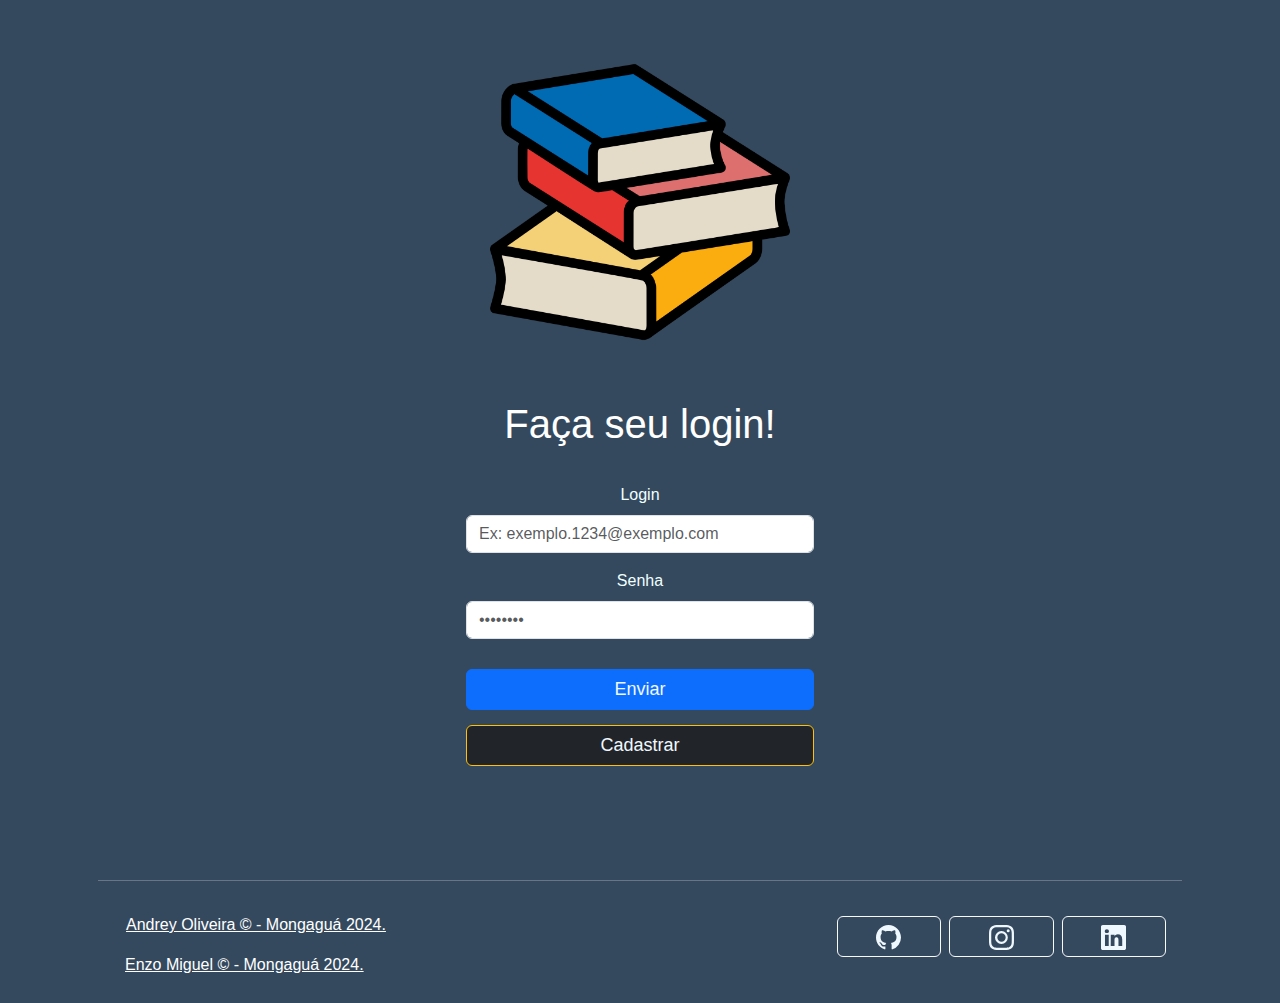
<file: index.html>
<!DOCTYPE html>
<html lang="pt-br">

<head>
  <meta charset="UTF-8">
  <meta name="viewport" content="width=device-width, initial-scale=1.0">
  <title>Tela de Login</title>
  <link rel="stylesheet" href="style.css">
  <link href="https://cdn.jsdelivr.net/npm/bootstrap@5.3.3/dist/css/bootstrap.min.css" rel="stylesheet"
    integrity="sha384-QWTKZyjpPEjISv5WaRU9OFeRpok6YctnYmDr5pNlyT2bRjXh0JMhjY6hW+ALEwIH" crossorigin="anonymous">
  <link rel="stylesheet" href="style.css">
</head>

<body>
<section class="container  login">
  <div class="container text-center">
    <div class="row">
      <div class="col">

      </div>
      <div class="col">
        <div><img src="pilha-de-livros.png" alt="pilha de livros" srcset=""></div>
        <h1 class="text-white mt-5">Faça seu login!</h1>
        <form method="post" action="logon.php">
          <div class="mb-3">
            <label for="exampleInputEmail1" class="form-label">Login</label>
            <input type="text" class="form-control" name="login" id="exampleInputEmail1" aria-describedby="emailHelp" placeholder="Ex: exemplo.1234@exemplo.com">
          </div>
          <div class="mb-3">
            <label for="exampleInputPassword1" class="form-label">Senha</label>
            <input type="password" class="form-control" name="senha" id="exampleInputPassword1" placeholder="••••••••">
          </div>
          <div class="botao">
            <button type="submit" class="btn btn-primary">Enviar</button>
            <a class="btn btn-dark border border-warning" href="cadastro_user.html" role="button">Cadastrar</a>
          </div>

        </form>
      </div>
      <div class="col">

      </div>
    </div>
  </div>
</section>

<footer class="text-center text-lg-start text-white mb-0" style="background-color: #45526e">
  <div class="container p-4 pb-0">

      <section class="p-3 pt-0">
          <div class="row d-flex align-items-center">
            <hr>
              <div class="col-md-7 col-lg-8 text-center text-md-start">
                  <div class="p-3 text-only">
                      <a class="text-white " href="#">Andrey Oliveira © - Mongaguá 2024.</a>
                  </div>
                  <div class="padding text-only"><a class="text-white" href="#">Enzo Miguel © - Mongaguá 2024.</a></div>
              </div>

              <div class="col-md-5 col-lg-4 ml-lg-0 text-center text-md-end d-flex">
                  <a href="https://github.com/Andreydso/" target="_blank"
                      class="btn btn-outline-light btn-floating m-1" class="text-white" role="button"><svg
                          xmlns="http://www.w3.org/2000/svg" width="25" height="25" fill="currentColor"
                          class="bi bi-github" viewBox="0 0 16 16">
                          <path
                              d="M8 0C3.58 0 0 3.58 0 8c0 3.54 2.29 6.53 5.47 7.59.4.07.55-.17.55-.38 0-.19-.01-.82-.01-1.49-2.01.37-2.53-.49-2.69-.94-.09-.23-.48-.94-.82-1.13-.28-.15-.68-.52-.01-.53.63-.01 1.08.58 1.23.82.72 1.21 1.87.87 2.33.66.07-.52.28-.87.51-1.07-1.78-.2-3.64-.89-3.64-3.95 0-.87.31-1.59.82-2.15-.08-.2-.36-1.02.08-2.12 0 0 .67-.21 2.2.82.64-.18 1.32-.27 2-.27s1.36.09 2 .27c1.53-1.04 2.2-.82 2.2-.82.44 1.1.16 1.92.08 2.12.51.56.82 1.27.82 2.15 0 3.07-1.87 3.75-3.65 3.95.29.25.54.73.54 1.48 0 1.07-.01 1.93-.01 2.2 0 .21.15.46.55.38A8.01 8.01 0 0 0 16 8c0-4.42-3.58-8-8-8" />
                      </svg></a>

                  <a href="https://www.instagram.com/andreys191900/" target="_blank"
                      class="btn btn-outline-light btn-floating m-1" class="text-white" role="button"><svg
                          xmlns="http://www.w3.org/2000/svg" width="25" height="25" fill="currentColor"
                          class="bi bi-instagram" viewBox="0 0 16 16">
                          <path
                              d="M8 0C5.829 0 5.556.01 4.703.048 3.85.088 3.269.222 2.76.42a3.9 3.9 0 0 0-1.417.923A3.9 3.9 0 0 0 .42 2.76C.222 3.268.087 3.85.048 4.7.01 5.555 0 5.827 0 8.001c0 2.172.01 2.444.048 3.297.04.852.174 1.433.372 1.942.205.526.478.972.923 1.417.444.445.89.719 1.416.923.51.198 1.09.333 1.942.372C5.555 15.99 5.827 16 8 16s2.444-.01 3.298-.048c.851-.04 1.434-.174 1.943-.372a3.9 3.9 0 0 0 1.416-.923c.445-.445.718-.891.923-1.417.197-.509.332-1.09.372-1.942C15.99 10.445 16 10.173 16 8s-.01-2.445-.048-3.299c-.04-.851-.175-1.433-.372-1.941a3.9 3.9 0 0 0-.923-1.417A3.9 3.9 0 0 0 13.24.42c-.51-.198-1.092-.333-1.943-.372C10.443.01 10.172 0 7.998 0zm-.717 1.442h.718c2.136 0 2.389.007 3.232.046.78.035 1.204.166 1.486.275.373.145.64.319.92.599s.453.546.598.92c.11.281.24.705.275 1.485.039.843.047 1.096.047 3.231s-.008 2.389-.047 3.232c-.035.78-.166 1.203-.275 1.485a2.5 2.5 0 0 1-.599.919c-.28.28-.546.453-.92.598-.28.11-.704.24-1.485.276-.843.038-1.096.047-3.232.047s-2.39-.009-3.233-.047c-.78-.036-1.203-.166-1.485-.276a2.5 2.5 0 0 1-.92-.598 2.5 2.5 0 0 1-.6-.92c-.109-.281-.24-.705-.275-1.485-.038-.843-.046-1.096-.046-3.233s.008-2.388.046-3.231c.036-.78.166-1.204.276-1.486.145-.373.319-.64.599-.92s.546-.453.92-.598c.282-.11.705-.24 1.485-.276.738-.034 1.024-.044 2.515-.045zm4.988 1.328a.96.96 0 1 0 0 1.92.96.96 0 0 0 0-1.92m-4.27 1.122a4.109 4.109 0 1 0 0 8.217 4.109 4.109 0 0 0 0-8.217m0 1.441a2.667 2.667 0 1 1 0 5.334 2.667 2.667 0 0 1 0-5.334" />
                      </svg></i></a>
                  <a href="https://br.linkedin.com/in/andrey-de-souza-oliveira-743a5b25b?trk=people-guest_people_search-card"
                      target="_blank" class="btn btn-outline-light btn-floating m-1" class="text-white"
                      role="button"><svg xmlns="http://www.w3.org/2000/svg" width="25" height="25"
                          fill="currentColor" class="bi bi-linkedin" viewBox="0 0 16 16">
                          <path
                              d="M0 1.146C0 .513.526 0 1.175 0h13.65C15.474 0 16 .513 16 1.146v13.708c0 .633-.526 1.146-1.175 1.146H1.175C.526 16 0 15.487 0 14.854zm4.943 12.248V6.169H2.542v7.225zm-1.2-8.212c.837 0 1.358-.554 1.358-1.248-.015-.709-.52-1.248-1.342-1.248S2.4 3.226 2.4 3.934c0 .694.521 1.248 1.327 1.248zm4.908 8.212V9.359c0-.216.016-.432.08-.586.173-.431.568-.878 1.232-.878.869 0 1.216.662 1.216 1.634v3.865h2.401V9.25c0-2.22-1.184-3.252-2.764-3.252-1.274 0-1.845.7-2.165 1.193v.025h-.016l.016-.025V6.169h-2.4c.03.678 0 7.225 0 7.225z" />
                      </svg></a>
              </div>
          </div>
      </section>
  </div>
</footer>

  <script src="https://cdn.jsdelivr.net/npm/bootstrap@5.3.3/dist/js/bootstrap.bundle.min.js"
    integrity="sha384-YvpcrYf0tY3lHB60NNkmXc5s9fDVZLESaAA55NDzOxhy9GkcIdslK1eN7N6jIeHz"
    crossorigin="anonymous"></script>
</body>

</html>
</file>
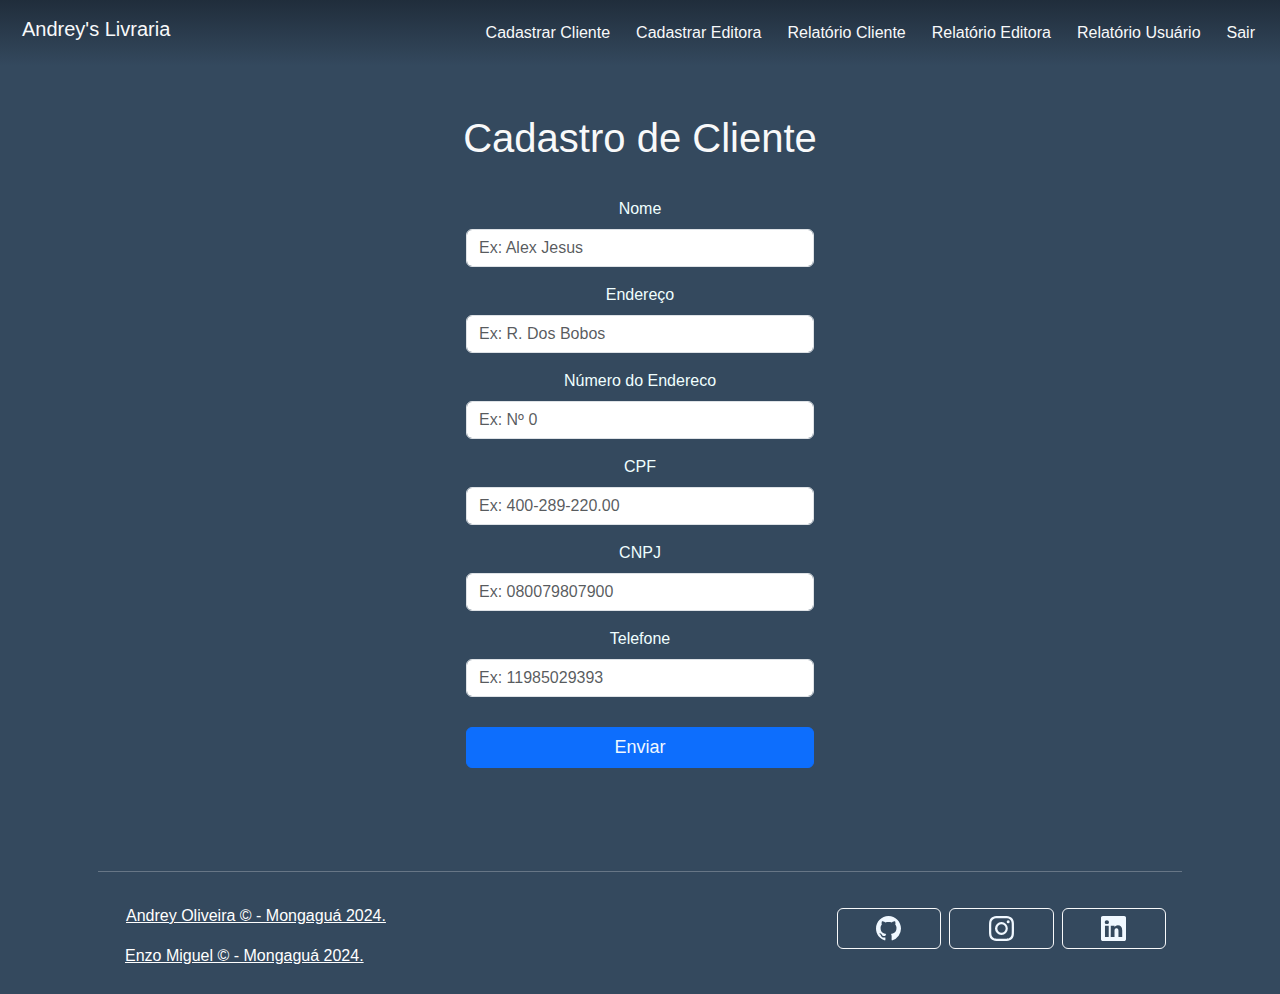
<file: cadastro_cliente.html>
<!DOCTYPE html>
<html lang="pt-BR">

<head>
    <meta charset="UTF-8">
    <meta name="viewport" content="width=device-width, initial-scale=1.0">
    <meta http-equiv="X-UA-Compatible" content="ie=edge">
    <link rel="stylesheet" href="style.css">
    <link href="https://cdn.jsdelivr.net/npm/bootstrap@5.3.3/dist/css/bootstrap.min.css" rel="stylesheet"
        integrity="sha384-QWTKZyjpPEjISv5WaRU9OFeRpok6YctnYmDr5pNlyT2bRjXh0JMhjY6hW+ALEwIH" crossorigin="anonymous">
    <link rel="stylesheet" href="style.css">
    <script src="https://code.jquery.com/jquery-3.3.1.slim.min.js"></script>
    <script src="https://cdnjs.cloudflare.com/ajax/libs/popper.js/1.14.3/umd/popper.min.js"></script>
    <script src="https://stackpath.bootstrapcdn.com/bootstrap/4.1.3/js/bootstrap.min.js"></script>
    <title>Cadastro de Cliente</title>
</head>

<body>
    <nav class="navbar navbar-expand-lg">
        <div class="container-fluid ">
            <h1 class="navbar-brand text-light">Andrey's Livraria</h1>
            <button class="navbar-toggler bg-white" type="button" data-toggle="collapse" data-target="#menu"
                aria-controls="menu" aria-expanded="false" aria-label="Menu Colapso">
                <span class="navbar-toggler-icon"></span>
            </button>
            <div id="menu" class="collapse navbar-collapse justify-content-end">
                <ul class="navbar-nav nav-menu ">
                    <li class="nav-item"><a class="nav-link text-light" href="cadastro_cliente.html" activate>Cadastrar Cliente</a></li>
                    <li class="nav-item"><a class="nav-link text-light" href="cadastro_editora.html">Cadastrar Editora</a></li>
                    <li class="nav-item"><a class="nav-link text-light" href="listar_cliente.php">Relatório Cliente</a></li>
                    <li class="nav-item"><a class="nav-link text-light" href="listar_editora.php">Relatório Editora</a></li>
                    <li class="nav-item"><a class="nav-link text-light" href="listar_user.php">Relatório Usuário</a></li>
                    <li class="nav-item"><a class="nav-link text-light" href="index.html">Sair</a></li>
                </ul>
            </div>
        </div>
    </nav>
    <h1 class="text-center text-light mt-5 menor">Cadastro de Cliente</h1>
    <section class="container tag">
    <div class="container text-center geraldo">
        <div class="row">
            <div class="col"></div>
            <div class="col">
                <form class="user" action="insert_cliente.php" method="post">
                    <div class="mb-3">
                        <label for="exampleInputEmail1" class="form-label">Nome</label>
                        <input type="text" class="form-control" id="exampleInputEmail1" name="nome" placeholder="Ex: Alex Jesus">
                    </div>
                    <div class="mb-3">
                        <label for="exampleInputPassword1" class="form-label">Endereço</label>
                        <input type="text" class="form-control" id="exampleInputPassword1" name="endereco" placeholder="Ex: R. Dos Bobos">
                    </div>
                    <div class="mb-3">
                        <label for="exampleInputPassword2" class="form-label">Número do Endereco</label>
                        <input type="number" class="form-control" id="exampleInputPassword2" name="nrendereco" placeholder="Ex: Nº 0">
                    </div>
                    <div class="mb-3">
                        <label for="exampleInputPassword3" class="form-label">CPF</label>
                        <input type="text" class="form-control" id="exampleInputPassword3" name="cpf" placeholder="Ex: 400-289-220.00">
                    </div>
                    <div class="mb-3">
                        <label for="exampleInputPassword4" class="form-label">CNPJ</label>
                        <input type="text" class="form-control" id="exampleInputPassword4" name="cnpj" placeholder="Ex: 080079807900">
                    </div>
                    <div class="mb-3">
                        <label for="exampleInputText5" class="form-label">Telefone</label>
                        <input type="text" class="form-control" id="exampleInputText5" name="telefone" placeholder="Ex: 11985029393">
                    </div>
                    <div class="botao">
                        <button type="submit" class="btn btn-primary">Enviar</button>
                </form>
                
            </div>
        </div>
        <div class="col end-col"></div>
    </div>
    </section>

    <footer class="text-center text-lg-start text-white mb-0" style="background-color: #45526e">
        <div class="container p-4 pb-0">

            <section class="p-3 pt-0">
                <div class="row d-flex align-items-center">
                    <hr>
                    <div class="col-md-7 col-lg-8 text-center text-md-start">
                        <div class="p-3">
                            <a class="text-white " href="#">Andrey Oliveira © - Mongaguá 2024.</a>
                        </div>
                        <div class="padding text-only"><a class="text-white" href="#">Enzo Miguel © - Mongaguá 2024.</a></div>
                    </div>

                    <div class="col-md-5 col-lg-4 ml-lg-0 text-center text-md-end d-flex">
                        <a href="https://github.com/Andreydso/" target="_blank"
                            class="btn btn-outline-light btn-floating m-1" class="text-white" role="button"><svg
                                xmlns="http://www.w3.org/2000/svg" width="25" height="25" fill="currentColor"
                                class="bi bi-github" viewBox="0 0 16 16">
                                <path
                                    d="M8 0C3.58 0 0 3.58 0 8c0 3.54 2.29 6.53 5.47 7.59.4.07.55-.17.55-.38 0-.19-.01-.82-.01-1.49-2.01.37-2.53-.49-2.69-.94-.09-.23-.48-.94-.82-1.13-.28-.15-.68-.52-.01-.53.63-.01 1.08.58 1.23.82.72 1.21 1.87.87 2.33.66.07-.52.28-.87.51-1.07-1.78-.2-3.64-.89-3.64-3.95 0-.87.31-1.59.82-2.15-.08-.2-.36-1.02.08-2.12 0 0 .67-.21 2.2.82.64-.18 1.32-.27 2-.27s1.36.09 2 .27c1.53-1.04 2.2-.82 2.2-.82.44 1.1.16 1.92.08 2.12.51.56.82 1.27.82 2.15 0 3.07-1.87 3.75-3.65 3.95.29.25.54.73.54 1.48 0 1.07-.01 1.93-.01 2.2 0 .21.15.46.55.38A8.01 8.01 0 0 0 16 8c0-4.42-3.58-8-8-8" />
                            </svg></a>

                        <a href="https://www.instagram.com/andreys191900/" target="_blank"
                            class="btn btn-outline-light btn-floating m-1" class="text-white" role="button"><svg
                                xmlns="http://www.w3.org/2000/svg" width="25" height="25" fill="currentColor"
                                class="bi bi-instagram" viewBox="0 0 16 16">
                                <path
                                    d="M8 0C5.829 0 5.556.01 4.703.048 3.85.088 3.269.222 2.76.42a3.9 3.9 0 0 0-1.417.923A3.9 3.9 0 0 0 .42 2.76C.222 3.268.087 3.85.048 4.7.01 5.555 0 5.827 0 8.001c0 2.172.01 2.444.048 3.297.04.852.174 1.433.372 1.942.205.526.478.972.923 1.417.444.445.89.719 1.416.923.51.198 1.09.333 1.942.372C5.555 15.99 5.827 16 8 16s2.444-.01 3.298-.048c.851-.04 1.434-.174 1.943-.372a3.9 3.9 0 0 0 1.416-.923c.445-.445.718-.891.923-1.417.197-.509.332-1.09.372-1.942C15.99 10.445 16 10.173 16 8s-.01-2.445-.048-3.299c-.04-.851-.175-1.433-.372-1.941a3.9 3.9 0 0 0-.923-1.417A3.9 3.9 0 0 0 13.24.42c-.51-.198-1.092-.333-1.943-.372C10.443.01 10.172 0 7.998 0zm-.717 1.442h.718c2.136 0 2.389.007 3.232.046.78.035 1.204.166 1.486.275.373.145.64.319.92.599s.453.546.598.92c.11.281.24.705.275 1.485.039.843.047 1.096.047 3.231s-.008 2.389-.047 3.232c-.035.78-.166 1.203-.275 1.485a2.5 2.5 0 0 1-.599.919c-.28.28-.546.453-.92.598-.28.11-.704.24-1.485.276-.843.038-1.096.047-3.232.047s-2.39-.009-3.233-.047c-.78-.036-1.203-.166-1.485-.276a2.5 2.5 0 0 1-.92-.598 2.5 2.5 0 0 1-.6-.92c-.109-.281-.24-.705-.275-1.485-.038-.843-.046-1.096-.046-3.233s.008-2.388.046-3.231c.036-.78.166-1.204.276-1.486.145-.373.319-.64.599-.92s.546-.453.92-.598c.282-.11.705-.24 1.485-.276.738-.034 1.024-.044 2.515-.045zm4.988 1.328a.96.96 0 1 0 0 1.92.96.96 0 0 0 0-1.92m-4.27 1.122a4.109 4.109 0 1 0 0 8.217 4.109 4.109 0 0 0 0-8.217m0 1.441a2.667 2.667 0 1 1 0 5.334 2.667 2.667 0 0 1 0-5.334" />
                            </svg></i></a>
                        <a href="https://br.linkedin.com/in/andrey-de-souza-oliveira-743a5b25b?trk=people-guest_people_search-card"
                            target="_blank" class="btn btn-outline-light btn-floating m-1" class="text-white"
                            role="button"><svg xmlns="http://www.w3.org/2000/svg" width="25" height="25"
                                fill="currentColor" class="bi bi-linkedin" viewBox="0 0 16 16">
                                <path
                                    d="M0 1.146C0 .513.526 0 1.175 0h13.65C15.474 0 16 .513 16 1.146v13.708c0 .633-.526 1.146-1.175 1.146H1.175C.526 16 0 15.487 0 14.854zm4.943 12.248V6.169H2.542v7.225zm-1.2-8.212c.837 0 1.358-.554 1.358-1.248-.015-.709-.52-1.248-1.342-1.248S2.4 3.226 2.4 3.934c0 .694.521 1.248 1.327 1.248zm4.908 8.212V9.359c0-.216.016-.432.08-.586.173-.431.568-.878 1.232-.878.869 0 1.216.662 1.216 1.634v3.865h2.401V9.25c0-2.22-1.184-3.252-2.764-3.252-1.274 0-1.845.7-2.165 1.193v.025h-.016l.016-.025V6.169h-2.4c.03.678 0 7.225 0 7.225z" />
                            </svg></a>
                    </div>
                </div>
            </section>
        </div>
    </footer>



</body>

</html>
</file>
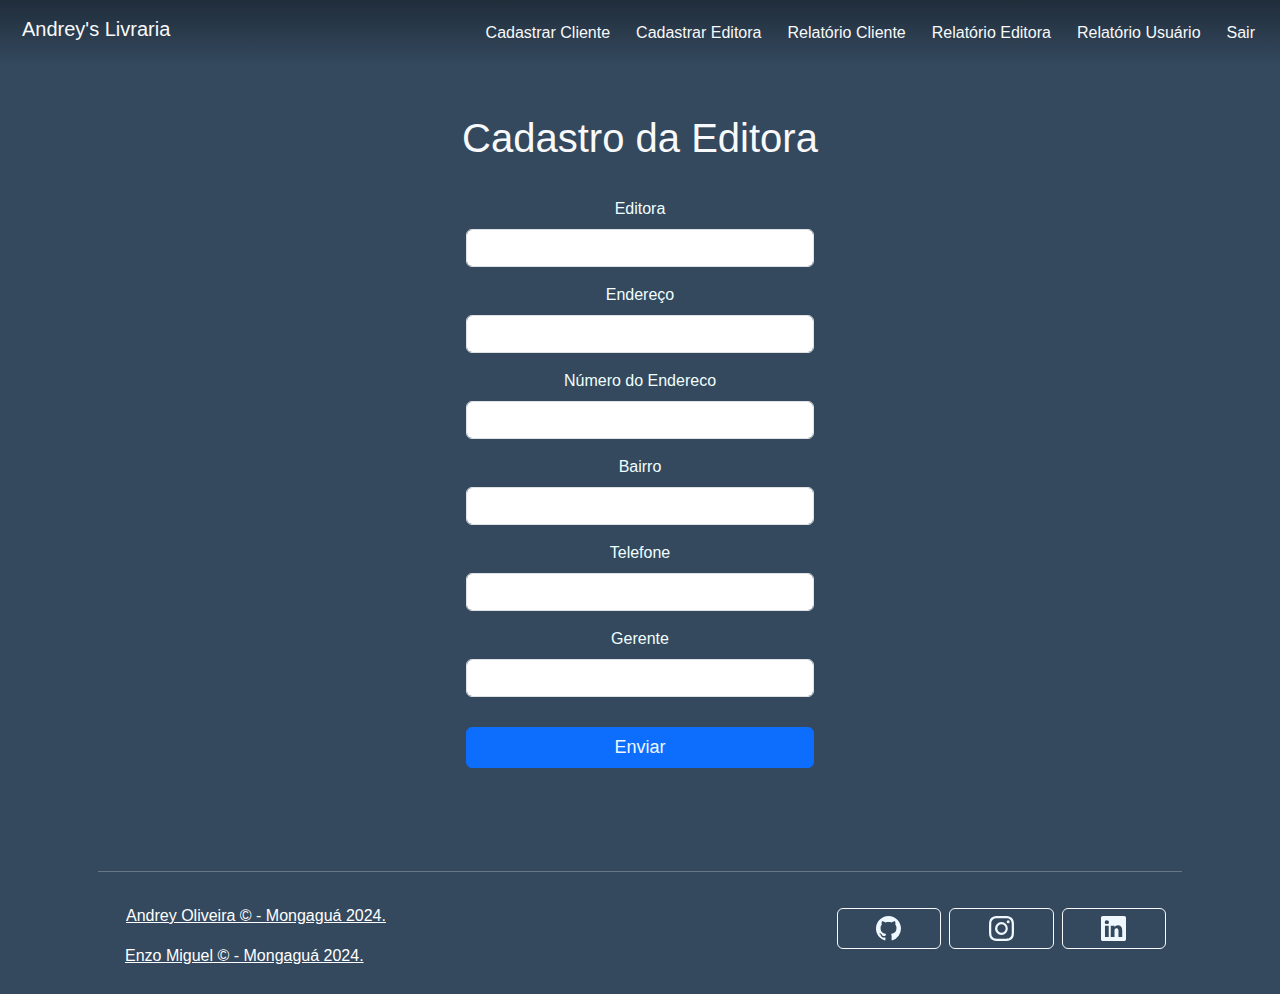
<file: cadastro_editora.html>
<!DOCTYPE html>
<html lang="pt-BR">

<head>
    <meta charset="UTF-8">
    <meta name="viewport" content="width=device-width, initial-scale=1.0">
    <meta http-equiv="X-UA-Compatible" content="ie=edge">
    <link rel="stylesheet" href="style.css">
    <link href="https://cdn.jsdelivr.net/npm/bootstrap@5.3.3/dist/css/bootstrap.min.css" rel="stylesheet"
        integrity="sha384-QWTKZyjpPEjISv5WaRU9OFeRpok6YctnYmDr5pNlyT2bRjXh0JMhjY6hW+ALEwIH" crossorigin="anonymous">
    <link rel="stylesheet" href="style.css">
    <script src="https://code.jquery.com/jquery-3.3.1.slim.min.js"></script>
    <script src="https://cdnjs.cloudflare.com/ajax/libs/popper.js/1.14.3/umd/popper.min.js"></script>
    <script src="https://stackpath.bootstrapcdn.com/bootstrap/4.1.3/js/bootstrap.min.js"></script>
    <title>Cadastro da Editora</title>
</head>

<body>
    <nav class="navbar navbar-expand-lg">
        <div class="container-fluid ">
            <h1 class="navbar-brand text-light">Andrey's Livraria</h1>
            <button class="navbar-toggler bg-white" type="button" data-toggle="collapse" data-target="#menu"
                aria-controls="menu" aria-expanded="false" aria-label="Menu Colapso">
                <span class="navbar-toggler-icon"></span>
            </button>
            <div id="menu" class="collapse navbar-collapse justify-content-end">
                <ul class="navbar-nav nav-menu ">
                    <li class="nav-item"><a class="nav-link text-light" href="cadastro_cliente.html" activate>Cadastrar Cliente</a></li>
                    <li class="nav-item"><a class="nav-link text-light" href="cadastro_editora.html">Cadastrar Editora</a></li>
                    <li class="nav-item"><a class="nav-link text-light" href="listar_cliente.php">Relatório Cliente</a></li>
                    <li class="nav-item"><a class="nav-link text-light" href="listar_editora.php">Relatório Editora</a></li>
                    <li class="nav-item"><a class="nav-link text-light" href="listar_user.php">Relatório Usuário</a></li>
                    <li class="nav-item"><a class="nav-link text-light" href="index.html">Sair</a></li>
                </ul>
            </div>
        </div>
    </nav>
    <h1 class="text-center text-light mt-5 menor">Cadastro da Editora</h1>
    <section class="container tag">
    <div class="container text-center geraldo">
        <div class="row">
            <div class="col"></div>
            <div class="col">
                <form class="user" action="insert_editora.php" method="post">
                    <div class="mb-3">
                        <label for="exampleInputEmail1" class="form-label">Editora</label>
                        <input type="text" class="form-control" id="exampleInputEmail1" name="nm_editora">
                    </div>
                    <div class="mb-3">
                        <label for="exampleInputPassword1" class="form-label">Endereço</label>
                        <input type="text" class="form-control" id="exampleInputPassword1" name="nm_endereco">
                    </div>
                    <div class="mb-3">
                        <label for="exampleInputPassword2" class="form-label">Número do Endereco</label>
                        <input type="number" class="form-control" id="exampleInputPassword2" name="nr_endereco">
                    </div>
                    <div class="mb-3">
                        <label for="exampleInputPassword3" class="form-label">Bairro</label>
                        <input type="text" class="form-control" id="exampleInputPassword3" name="bairro">
                    </div>
                    <div class="mb-3">
                        <label for="exampleInputPassword4" class="form-label">Telefone</label>
                        <input type="text" class="form-control" id="exampleInputPassword4" name="nr_telefone">
                    </div>
                    <div class="mb-3">
                        <label for="exampleInputText5" class="form-label">Gerente</label>
                        <input type="text" class="form-control" id="exampleInputText5" name="nm_gerente">
                    </div>
                    <div class="botao">
                        <button type="submit" class="btn btn-primary">Enviar</button>
                </form>
            </div>
        </div>
        <div class="col end-col"></div>
    </div>
    </section>

    <footer class="text-center text-lg-start text-white mb-0" style="background-color: #45526e">
        <div class="container p-4 pb-0">
            <section class="p-3 pt-0">
                <div class="row d-flex align-items-center">
                    <hr>
                    <div class="col-md-7 col-lg-8 text-center text-md-start">
                        <div class="p-3">
                            <a class="text-white " href="#">Andrey Oliveira © - Mongaguá 2024.</a>
                        </div>
                        <div class="padding text-only"><a class="text-white" href="#">Enzo Miguel © - Mongaguá 2024.</a></div>
                    </div>

                    <div class="col-md-5 col-lg-4 ml-lg-0 text-center text-md-end d-flex">
                        <a href="https://github.com/Andreydso/" target="_blank"
                            class="btn btn-outline-light btn-floating m-1" class="text-white" role="button"><svg
                                xmlns="http://www.w3.org/2000/svg" width="25" height="25" fill="currentColor"
                                class="bi bi-github" viewBox="0 0 16 16">
                                <path
                                    d="M8 0C3.58 0 0 3.58 0 8c0 3.54 2.29 6.53 5.47 7.59.4.07.55-.17.55-.38 0-.19-.01-.82-.01-1.49-2.01.37-2.53-.49-2.69-.94-.09-.23-.48-.94-.82-1.13-.28-.15-.68-.52-.01-.53.63-.01 1.08.58 1.23.82.72 1.21 1.87.87 2.33.66.07-.52.28-.87.51-1.07-1.78-.2-3.64-.89-3.64-3.95 0-.87.31-1.59.82-2.15-.08-.2-.36-1.02.08-2.12 0 0 .67-.21 2.2.82.64-.18 1.32-.27 2-.27s1.36.09 2 .27c1.53-1.04 2.2-.82 2.2-.82.44 1.1.16 1.92.08 2.12.51.56.82 1.27.82 2.15 0 3.07-1.87 3.75-3.65 3.95.29.25.54.73.54 1.48 0 1.07-.01 1.93-.01 2.2 0 .21.15.46.55.38A8.01 8.01 0 0 0 16 8c0-4.42-3.58-8-8-8" />
                            </svg></a>

                        <a href="https://www.instagram.com/andreys191900/" target="_blank"
                            class="btn btn-outline-light btn-floating m-1" class="text-white" role="button"><svg
                                xmlns="http://www.w3.org/2000/svg" width="25" height="25" fill="currentColor"
                                class="bi bi-instagram" viewBox="0 0 16 16">
                                <path
                                    d="M8 0C5.829 0 5.556.01 4.703.048 3.85.088 3.269.222 2.76.42a3.9 3.9 0 0 0-1.417.923A3.9 3.9 0 0 0 .42 2.76C.222 3.268.087 3.85.048 4.7.01 5.555 0 5.827 0 8.001c0 2.172.01 2.444.048 3.297.04.852.174 1.433.372 1.942.205.526.478.972.923 1.417.444.445.89.719 1.416.923.51.198 1.09.333 1.942.372C5.555 15.99 5.827 16 8 16s2.444-.01 3.298-.048c.851-.04 1.434-.174 1.943-.372a3.9 3.9 0 0 0 1.416-.923c.445-.445.718-.891.923-1.417.197-.509.332-1.09.372-1.942C15.99 10.445 16 10.173 16 8s-.01-2.445-.048-3.299c-.04-.851-.175-1.433-.372-1.941a3.9 3.9 0 0 0-.923-1.417A3.9 3.9 0 0 0 13.24.42c-.51-.198-1.092-.333-1.943-.372C10.443.01 10.172 0 7.998 0zm-.717 1.442h.718c2.136 0 2.389.007 3.232.046.78.035 1.204.166 1.486.275.373.145.64.319.92.599s.453.546.598.92c.11.281.24.705.275 1.485.039.843.047 1.096.047 3.231s-.008 2.389-.047 3.232c-.035.78-.166 1.203-.275 1.485a2.5 2.5 0 0 1-.599.919c-.28.28-.546.453-.92.598-.28.11-.704.24-1.485.276-.843.038-1.096.047-3.232.047s-2.39-.009-3.233-.047c-.78-.036-1.203-.166-1.485-.276a2.5 2.5 0 0 1-.92-.598 2.5 2.5 0 0 1-.6-.92c-.109-.281-.24-.705-.275-1.485-.038-.843-.046-1.096-.046-3.233s.008-2.388.046-3.231c.036-.78.166-1.204.276-1.486.145-.373.319-.64.599-.92s.546-.453.92-.598c.282-.11.705-.24 1.485-.276.738-.034 1.024-.044 2.515-.045zm4.988 1.328a.96.96 0 1 0 0 1.92.96.96 0 0 0 0-1.92m-4.27 1.122a4.109 4.109 0 1 0 0 8.217 4.109 4.109 0 0 0 0-8.217m0 1.441a2.667 2.667 0 1 1 0 5.334 2.667 2.667 0 0 1 0-5.334" />
                            </svg></i></a>
                        <a href="https://br.linkedin.com/in/andrey-de-souza-oliveira-743a5b25b?trk=people-guest_people_search-card"
                            target="_blank" class="btn btn-outline-light btn-floating m-1" class="text-white"
                            role="button"><svg xmlns="http://www.w3.org/2000/svg" width="25" height="25"
                                fill="currentColor" class="bi bi-linkedin" viewBox="0 0 16 16">
                                <path
                                    d="M0 1.146C0 .513.526 0 1.175 0h13.65C15.474 0 16 .513 16 1.146v13.708c0 .633-.526 1.146-1.175 1.146H1.175C.526 16 0 15.487 0 14.854zm4.943 12.248V6.169H2.542v7.225zm-1.2-8.212c.837 0 1.358-.554 1.358-1.248-.015-.709-.52-1.248-1.342-1.248S2.4 3.226 2.4 3.934c0 .694.521 1.248 1.327 1.248zm4.908 8.212V9.359c0-.216.016-.432.08-.586.173-.431.568-.878 1.232-.878.869 0 1.216.662 1.216 1.634v3.865h2.401V9.25c0-2.22-1.184-3.252-2.764-3.252-1.274 0-1.845.7-2.165 1.193v.025h-.016l.016-.025V6.169h-2.4c.03.678 0 7.225 0 7.225z" />
                            </svg></a>
                    </div>
                </div>
            </section>
        </div>
    </footer>



</body>

</html>
</file>
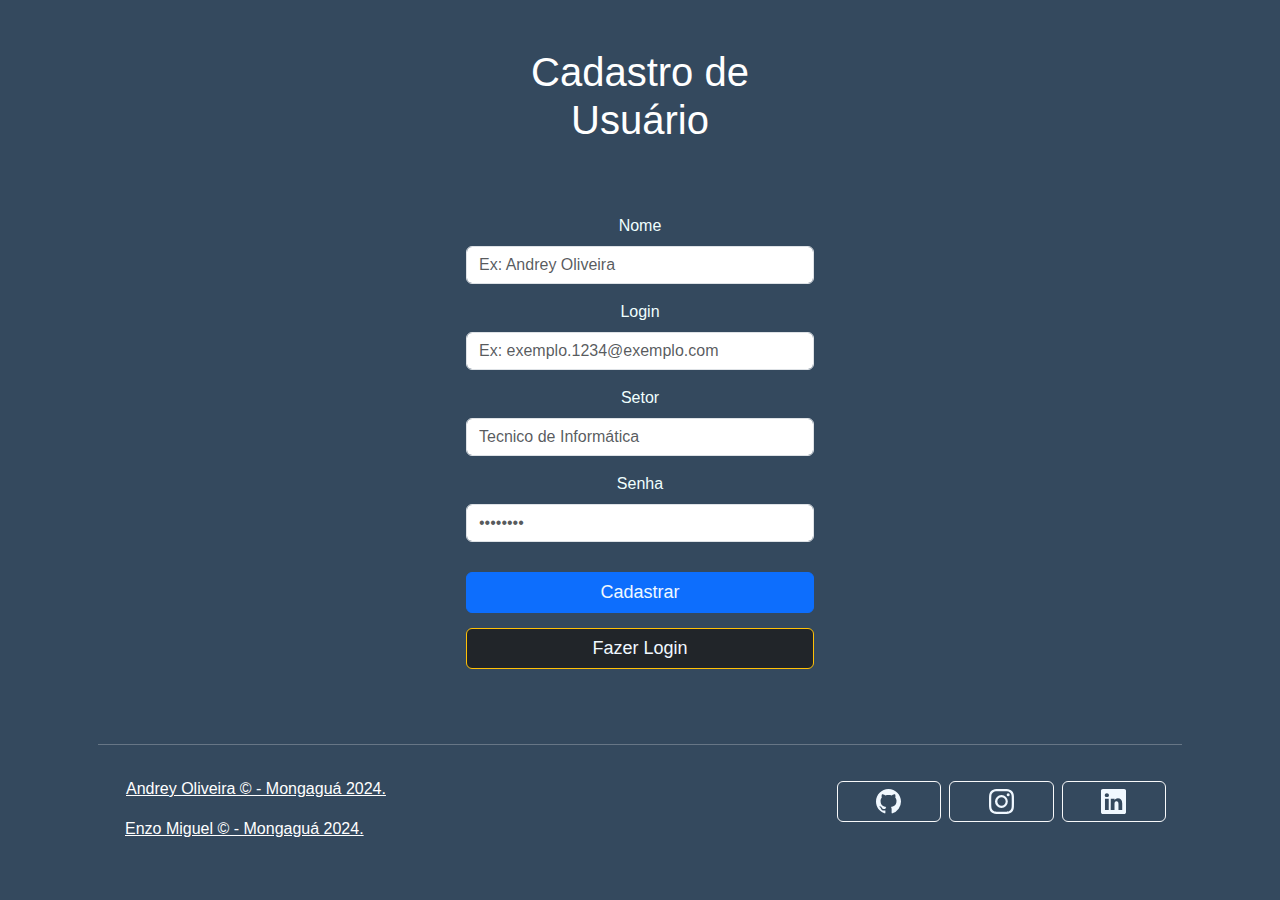
<file: cadastro_user.html>
<!DOCTYPE html>
<html lang="en">

<head>
	<meta charset="UTF-8">
	<meta name="viewport" content="width=device-width, initial-scale=1.0">
	<title>Cadastro de Usuário</title>
</head>

<body>
	<!DOCTYPE html>
	<html lang="pt-br">

	<head>
		<meta charset="UTF-8">
		<meta name="viewport" content="width=device-width, initial-scale=1.0">
		<title>Tela de Login</title>
		<link rel="stylesheet" href="style.css">
		<link href="https://cdn.jsdelivr.net/npm/bootstrap@5.3.3/dist/css/bootstrap.min.css" rel="stylesheet"
			integrity="sha384-QWTKZyjpPEjISv5WaRU9OFeRpok6YctnYmDr5pNlyT2bRjXh0JMhjY6hW+ALEwIH" crossorigin="anonymous">
		<link rel="stylesheet" href="style.css">
	</head>

	<body>
<section class="container tag mb-5 cadastro">
	<div class="container text-center">
		<div class="row">
			<div class="col"></div>
			<div class="col">
                <h1 class="text-white mt-5 maior">Cadastro de Usuário</h1>
				<form class="user" action="insert_user.php" method="post">
					<div class="mb-3">
						<label for="exampleInputEmail1" class="form-label">Nome</label>
						<input type="text" class="form-control" id="exampleInputEmail1" name="nome" placeholder="Ex: Andrey Oliveira">
					</div>
					<div class="mb-3">
						<label for="exampleInputPassword1" class="form-label">Login</label>
						<input type="text" class="form-control" id="exampleInputPassword1" name="login" placeholder="Ex: exemplo.1234@exemplo.com">
					</div>
					<div class="mb-3">
						<label for="exampleInputPassword1" class="form-label">Setor</label>
						<input type="text" class="form-control" id="exampleInputPassword1" name="setor" placeholder="Tecnico de Informática">
					</div>
					<div class="mb-3">
						<label for="exampleInputPassword1" class="form-label">Senha</label>
						<input type="password" class="form-control" id="exampleInputPassword1" name="senha" placeholder="••••••••">
					</div>
					<div class="botao">
						<button type="submit" class="btn btn-primary">Cadastrar</button><a class="btn btn-dark border border-warning" href="index.html" role="button">Fazer Login</a>
					</div>
				</form>
			</div>
			<div class="col"></div>
		</div>
	</div>

</section>
		<footer class="text-center text-lg-start text-white mb-0" style="background-color: #45526e">
			<div class="container p-4 pb-0">
				<section class="p-3 pt-0">
					<div class="row d-flex align-items-center">
						<hr>
						<div class="col-md-7 col-lg-8 text-center text-md-start">
							<div class="p-3">
								<a class="text-white " href="#">Andrey Oliveira © - Mongaguá 2024.</a>
							</div>
							<div class="padding text-only"><a class="text-white" href="#">Enzo Miguel © - Mongaguá 2024.</a></div>
						</div>
	
						<div class="col-md-5 col-lg-4 ml-lg-0 text-center text-md-end d-flex">
							<a href="https://github.com/Andreydso/" target="_blank"
								class="btn btn-outline-light btn-floating m-1" class="text-white" role="button"><svg
									xmlns="http://www.w3.org/2000/svg" width="25" height="25" fill="currentColor"
									class="bi bi-github" viewBox="0 0 16 16">
									<path
										d="M8 0C3.58 0 0 3.58 0 8c0 3.54 2.29 6.53 5.47 7.59.4.07.55-.17.55-.38 0-.19-.01-.82-.01-1.49-2.01.37-2.53-.49-2.69-.94-.09-.23-.48-.94-.82-1.13-.28-.15-.68-.52-.01-.53.63-.01 1.08.58 1.23.82.72 1.21 1.87.87 2.33.66.07-.52.28-.87.51-1.07-1.78-.2-3.64-.89-3.64-3.95 0-.87.31-1.59.82-2.15-.08-.2-.36-1.02.08-2.12 0 0 .67-.21 2.2.82.64-.18 1.32-.27 2-.27s1.36.09 2 .27c1.53-1.04 2.2-.82 2.2-.82.44 1.1.16 1.92.08 2.12.51.56.82 1.27.82 2.15 0 3.07-1.87 3.75-3.65 3.95.29.25.54.73.54 1.48 0 1.07-.01 1.93-.01 2.2 0 .21.15.46.55.38A8.01 8.01 0 0 0 16 8c0-4.42-3.58-8-8-8" />
								</svg></a>
	
							<a href="https://www.instagram.com/andreys191900/" target="_blank"
								class="btn btn-outline-light btn-floating m-1" class="text-white" role="button"><svg
									xmlns="http://www.w3.org/2000/svg" width="25" height="25" fill="currentColor"
									class="bi bi-instagram" viewBox="0 0 16 16">
									<path
										d="M8 0C5.829 0 5.556.01 4.703.048 3.85.088 3.269.222 2.76.42a3.9 3.9 0 0 0-1.417.923A3.9 3.9 0 0 0 .42 2.76C.222 3.268.087 3.85.048 4.7.01 5.555 0 5.827 0 8.001c0 2.172.01 2.444.048 3.297.04.852.174 1.433.372 1.942.205.526.478.972.923 1.417.444.445.89.719 1.416.923.51.198 1.09.333 1.942.372C5.555 15.99 5.827 16 8 16s2.444-.01 3.298-.048c.851-.04 1.434-.174 1.943-.372a3.9 3.9 0 0 0 1.416-.923c.445-.445.718-.891.923-1.417.197-.509.332-1.09.372-1.942C15.99 10.445 16 10.173 16 8s-.01-2.445-.048-3.299c-.04-.851-.175-1.433-.372-1.941a3.9 3.9 0 0 0-.923-1.417A3.9 3.9 0 0 0 13.24.42c-.51-.198-1.092-.333-1.943-.372C10.443.01 10.172 0 7.998 0zm-.717 1.442h.718c2.136 0 2.389.007 3.232.046.78.035 1.204.166 1.486.275.373.145.64.319.92.599s.453.546.598.92c.11.281.24.705.275 1.485.039.843.047 1.096.047 3.231s-.008 2.389-.047 3.232c-.035.78-.166 1.203-.275 1.485a2.5 2.5 0 0 1-.599.919c-.28.28-.546.453-.92.598-.28.11-.704.24-1.485.276-.843.038-1.096.047-3.232.047s-2.39-.009-3.233-.047c-.78-.036-1.203-.166-1.485-.276a2.5 2.5 0 0 1-.92-.598 2.5 2.5 0 0 1-.6-.92c-.109-.281-.24-.705-.275-1.485-.038-.843-.046-1.096-.046-3.233s.008-2.388.046-3.231c.036-.78.166-1.204.276-1.486.145-.373.319-.64.599-.92s.546-.453.92-.598c.282-.11.705-.24 1.485-.276.738-.034 1.024-.044 2.515-.045zm4.988 1.328a.96.96 0 1 0 0 1.92.96.96 0 0 0 0-1.92m-4.27 1.122a4.109 4.109 0 1 0 0 8.217 4.109 4.109 0 0 0 0-8.217m0 1.441a2.667 2.667 0 1 1 0 5.334 2.667 2.667 0 0 1 0-5.334" />
								</svg></i></a>
							<a href="https://br.linkedin.com/in/andrey-de-souza-oliveira-743a5b25b?trk=people-guest_people_search-card"
								target="_blank" class="btn btn-outline-light btn-floating m-1" class="text-white"
								role="button"><svg xmlns="http://www.w3.org/2000/svg" width="25" height="25"
									fill="currentColor" class="bi bi-linkedin" viewBox="0 0 16 16">
									<path
										d="M0 1.146C0 .513.526 0 1.175 0h13.65C15.474 0 16 .513 16 1.146v13.708c0 .633-.526 1.146-1.175 1.146H1.175C.526 16 0 15.487 0 14.854zm4.943 12.248V6.169H2.542v7.225zm-1.2-8.212c.837 0 1.358-.554 1.358-1.248-.015-.709-.52-1.248-1.342-1.248S2.4 3.226 2.4 3.934c0 .694.521 1.248 1.327 1.248zm4.908 8.212V9.359c0-.216.016-.432.08-.586.173-.431.568-.878 1.232-.878.869 0 1.216.662 1.216 1.634v3.865h2.401V9.25c0-2.22-1.184-3.252-2.764-3.252-1.274 0-1.845.7-2.165 1.193v.025h-.016l.016-.025V6.169h-2.4c.03.678 0 7.225 0 7.225z" />
								</svg></a>
						</div>
					</div>
				</section>
			</div>
		</footer>
	

		<script src="https://cdn.jsdelivr.net/npm/bootstrap@5.3.3/dist/js/bootstrap.bundle.min.js"
			integrity="sha384-YvpcrYf0tY3lHB60NNkmXc5s9fDVZLESaAA55NDzOxhy9GkcIdslK1eN7N6jIeHz"
			crossorigin="anonymous"></script>
	</body>

	</html>

</body>

</html>
</file>
<file: style.css>
* {
    box-sizing: border-box;
    text-decoration: none;
    border: none;
    outline: none;
    scroll-behavior: smooth;
    font-family: 'Poppins', sans-serif;
}

body{
    background-color: #34495E;
}
form{
    margin-top: 10%;

}
.form-label {
 color: azure;

}
img{
    margin-top: 15%;
    height: 300px;
}
.botao{
    margin-top: 30px;
}
.btn{
    color: aliceblue;
    width: 100%;
    font-size: 18px;
}

a{
    margin-top: 15px;
}

.user {
    margin-top: 20%;
}

footer {
    background-color: #34495E !important;
    text-align: center;
    padding: 10px;
    width: 100%;
    bottom: 0; 
    margin-top: 80px;
}

.navbar {
    background-image: linear-gradient(#202D3B, #34495E);
    
}

.navbar-brand {
    margin-left: 10px;
}

.padding {
    padding-left: 15px;
}

.menor {
    margin-bottom: -35px;
}

.maior {
    margin-top: 100px;
}

.tag {
    height: 70vh;
}

.nav-link {
    margin: 5px;
}

.nav-link:hover {
    border: 2px solid #fff;
    margin: 3px;
    background-color: #202D3B;
    border-radius: 50px;
}

.login {
    margin-top: 0.5 rem !important;
}
</file>
